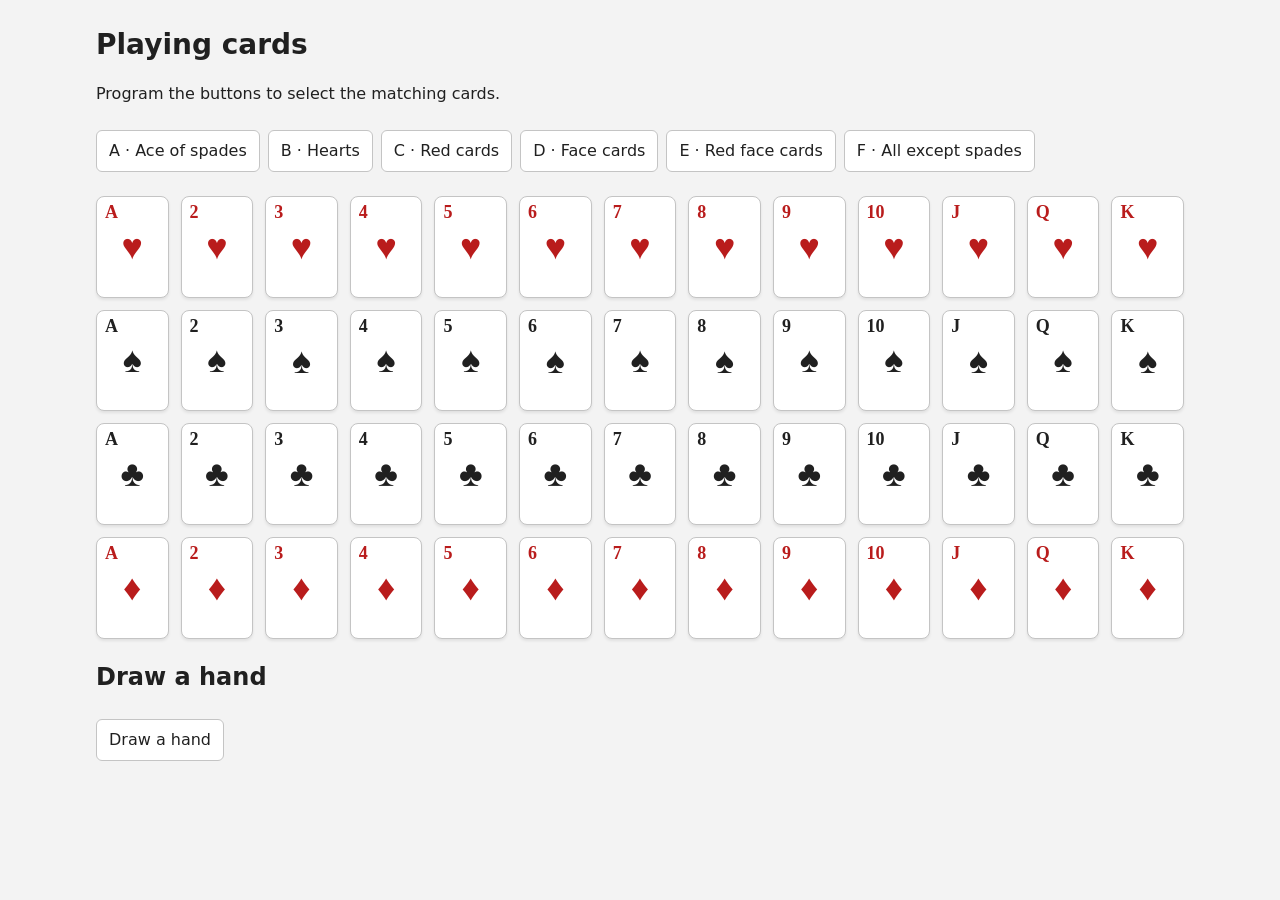
<file: 3-DOM/cards.html>
<!doctype html>
<html lang="en">
<head>
    <meta charset="utf-8">
    <meta name="viewport" content="width=device-width, initial-scale=1">
    <title>Playing cards — DOM</title>
    <link rel="stylesheet" href="cards.css">
</head>
<body>
    <main>
        <h1>Playing cards</h1>
        <p>Program the buttons to select the matching cards.</p>

        <div class="controls" role="group">
            <button id="select-ace-spade">A · Ace of spades</button>
            <button id="select-hearts">B · Hearts</button>
            <button id="select-red">C · Red cards</button>
            <button id="select-face-cards">D · Face cards</button>
            <button id="select-red-face-cards">E · Red face cards</button>
            <button id="select-not-spades">F · All except spades</button>
        </div>

        <div class="deck">
            <playing-card id="HEART-ACE" class="rank-ace heart">
                <span class="rank">A</span>
                <span class="suit">♥</span>
            </playing-card>
            <playing-card id="HEART-2" class="rank-2 heart">
                <span class="rank">2</span>
                <span class="suit">♥</span>
            </playing-card>
            <playing-card id="HEART-3" class="rank-3 heart">
                <span class="rank">3</span>
                <span class="suit">♥</span>
            </playing-card>
            <playing-card id="HEART-4" class="rank-4 heart">
                <span class="rank">4</span>
                <span class="suit">♥</span>
            </playing-card>
            <playing-card id="HEART-5" class="rank-5 heart">
                <span class="rank">5</span>
                <span class="suit">♥</span>
            </playing-card>
            <playing-card id="HEART-6" class="rank-6 heart">
                <span class="rank">6</span>
                <span class="suit">♥</span>
            </playing-card>
            <playing-card id="HEART-7" class="rank-7 heart">
                <span class="rank">7</span>
                <span class="suit">♥</span>
            </playing-card>
            <playing-card id="HEART-8" class="rank-8 heart">
                <span class="rank">8</span>
                <span class="suit">♥</span>
            </playing-card>
            <playing-card id="HEART-9" class="rank-9 heart">
                <span class="rank">9</span>
                <span class="suit">♥</span>
            </playing-card>
            <playing-card id="HEART-10" class="rank-10 heart">
                <span class="rank">10</span>
                <span class="suit">♥</span>
            </playing-card>
            <playing-card id="HEART-JACK" class="rank-jack heart" data-face-card>
                <span class="rank">J</span>
                <span class="suit">♥</span>
            </playing-card>
            <playing-card id="HEART-QUEEN" class="rank-queen heart" data-face-card>
                <span class="rank">Q</span>
                <span class="suit">♥</span>
            </playing-card>
            <playing-card id="HEART-KING" class="rank-king heart" data-face-card>
                <span class="rank">K</span>
                <span class="suit">♥</span>
            </playing-card>
            <playing-card id="SPADE-ACE" class="rank-ace spade">
                <span class="rank">A</span>
                <span class="suit">♠</span>
            </playing-card>
            <playing-card id="SPADE-2" class="rank-2 spade">
                <span class="rank">2</span>
                <span class="suit">♠</span>
            </playing-card>
            <playing-card id="SPADE-3" class="rank-3 spade">
                <span class="rank">3</span>
                <span class="suit">♠</span>
            </playing-card>
            <playing-card id="SPADE-4" class="rank-4 spade">
                <span class="rank">4</span>
                <span class="suit">♠</span>
            </playing-card>
            <playing-card id="SPADE-5" class="rank-5 spade">
                <span class="rank">5</span>
                <span class="suit">♠</span>
            </playing-card>
            <playing-card id="SPADE-6" class="rank-6 spade">
                <span class="rank">6</span>
                <span class="suit">♠</span>
            </playing-card>
            <playing-card id="SPADE-7" class="rank-7 spade">
                <span class="rank">7</span>
                <span class="suit">♠</span>
            </playing-card>
            <playing-card id="SPADE-8" class="rank-8 spade">
                <span class="rank">8</span>
                <span class="suit">♠</span>
            </playing-card>
            <playing-card id="SPADE-9" class="rank-9 spade">
                <span class="rank">9</span>
                <span class="suit">♠</span>
            </playing-card>
            <playing-card id="SPADE-10" class="rank-10 spade">
                <span class="rank">10</span>
                <span class="suit">♠</span>
            </playing-card>
            <playing-card id="SPADE-JACK" class="rank-jack spade" data-face-card>
                <span class="rank">J</span>
                <span class="suit">♠</span>
            </playing-card>
            <playing-card id="SPADE-QUEEN" class="rank-queen spade" data-face-card>
                <span class="rank">Q</span>
                <span class="suit">♠</span>
            </playing-card>
            <playing-card id="SPADE-KING" class="rank-king spade" data-face-card>
                <span class="rank">K</span>
                <span class="suit">♠</span>
            </playing-card>
            <playing-card id="CLUB-ACE" class="rank-ace club">
                <span class="rank">A</span>
                <span class="suit">♣</span>
            </playing-card>
            <playing-card id="CLUB-2" class="rank-2 club">
                <span class="rank">2</span>
                <span class="suit">♣</span>
            </playing-card>
            <playing-card id="CLUB-3" class="rank-3 club">
                <span class="rank">3</span>
                <span class="suit">♣</span>
            </playing-card>
            <playing-card id="CLUB-4" class="rank-4 club">
                <span class="rank">4</span>
                <span class="suit">♣</span>
            </playing-card>
            <playing-card id="CLUB-5" class="rank-5 club">
                <span class="rank">5</span>
                <span class="suit">♣</span>
            </playing-card>
            <playing-card id="CLUB-6" class="rank-6 club">
                <span class="rank">6</span>
                <span class="suit">♣</span>
            </playing-card>
            <playing-card id="CLUB-7" class="rank-7 club">
                <span class="rank">7</span>
                <span class="suit">♣</span>
            </playing-card>
            <playing-card id="CLUB-8" class="rank-8 club">
                <span class="rank">8</span>
                <span class="suit">♣</span>
            </playing-card>
            <playing-card id="CLUB-9" class="rank-9 club">
                <span class="rank">9</span>
                <span class="suit">♣</span>
            </playing-card>
            <playing-card id="CLUB-10" class="rank-10 club">
                <span class="rank">10</span>
                <span class="suit">♣</span>
            </playing-card>
            <playing-card id="CLUB-JACK" class="rank-jack club" data-face-card>
                <span class="rank">J</span>
                <span class="suit">♣</span>
            </playing-card>
            <playing-card id="CLUB-QUEEN" class="rank-queen club" data-face-card>
                <span class="rank">Q</span>
                <span class="suit">♣</span>
            </playing-card>
            <playing-card id="CLUB-KING" class="rank-king club" data-face-card>
                <span class="rank">K</span>
                <span class="suit">♣</span>
            </playing-card>
            <playing-card id="DIAMOND-ACE" class="rank-ace diamond">
                <span class="rank">A</span>
                <span class="suit">♦</span>
            </playing-card>
            <playing-card id="DIAMOND-2" class="rank-2 diamond">
                <span class="rank">2</span>
                <span class="suit">♦</span>
            </playing-card>
            <playing-card id="DIAMOND-3" class="rank-3 diamond">
                <span class="rank">3</span>
                <span class="suit">♦</span>
            </playing-card>
            <playing-card id="DIAMOND-4" class="rank-4 diamond">
                <span class="rank">4</span>
                <span class="suit">♦</span>
            </playing-card>
            <playing-card id="DIAMOND-5" class="rank-5 diamond">
                <span class="rank">5</span>
                <span class="suit">♦</span>
            </playing-card>
            <playing-card id="DIAMOND-6" class="rank-6 diamond">
                <span class="rank">6</span>
                <span class="suit">♦</span>
            </playing-card>
            <playing-card id="DIAMOND-7" class="rank-7 diamond">
                <span class="rank">7</span>
                <span class="suit">♦</span>
            </playing-card>
            <playing-card id="DIAMOND-8" class="rank-8 diamond">
                <span class="rank">8</span>
                <span class="suit">♦</span>
            </playing-card>
            <playing-card id="DIAMOND-9" class="rank-9 diamond">
                <span class="rank">9</span>
                <span class="suit">♦</span>
            </playing-card>
            <playing-card id="DIAMOND-10" class="rank-10 diamond">
                <span class="rank">10</span>
                <span class="suit">♦</span>
            </playing-card>
            <playing-card id="DIAMOND-JACK" class="rank-jack diamond" data-face-card>
                <span class="rank">J</span>
                <span class="suit">♦</span>
            </playing-card>
            <playing-card id="DIAMOND-QUEEN" class="rank-queen diamond" data-face-card>
                <span class="rank">Q</span>
                <span class="suit">♦</span>
            </playing-card>
            <playing-card id="DIAMOND-KING" class="rank-king diamond" data-face-card>
                <span class="rank">K</span>
                <span class="suit">♦</span>
            </playing-card>
        </div>
        <h2>Draw a hand</h2>
        <div class="controls">
            <button id="draw-hand">Draw a hand</button>
        </div>
        <div id="hand" class="hand"></div>
    </main>
</body>
</html>
</file>
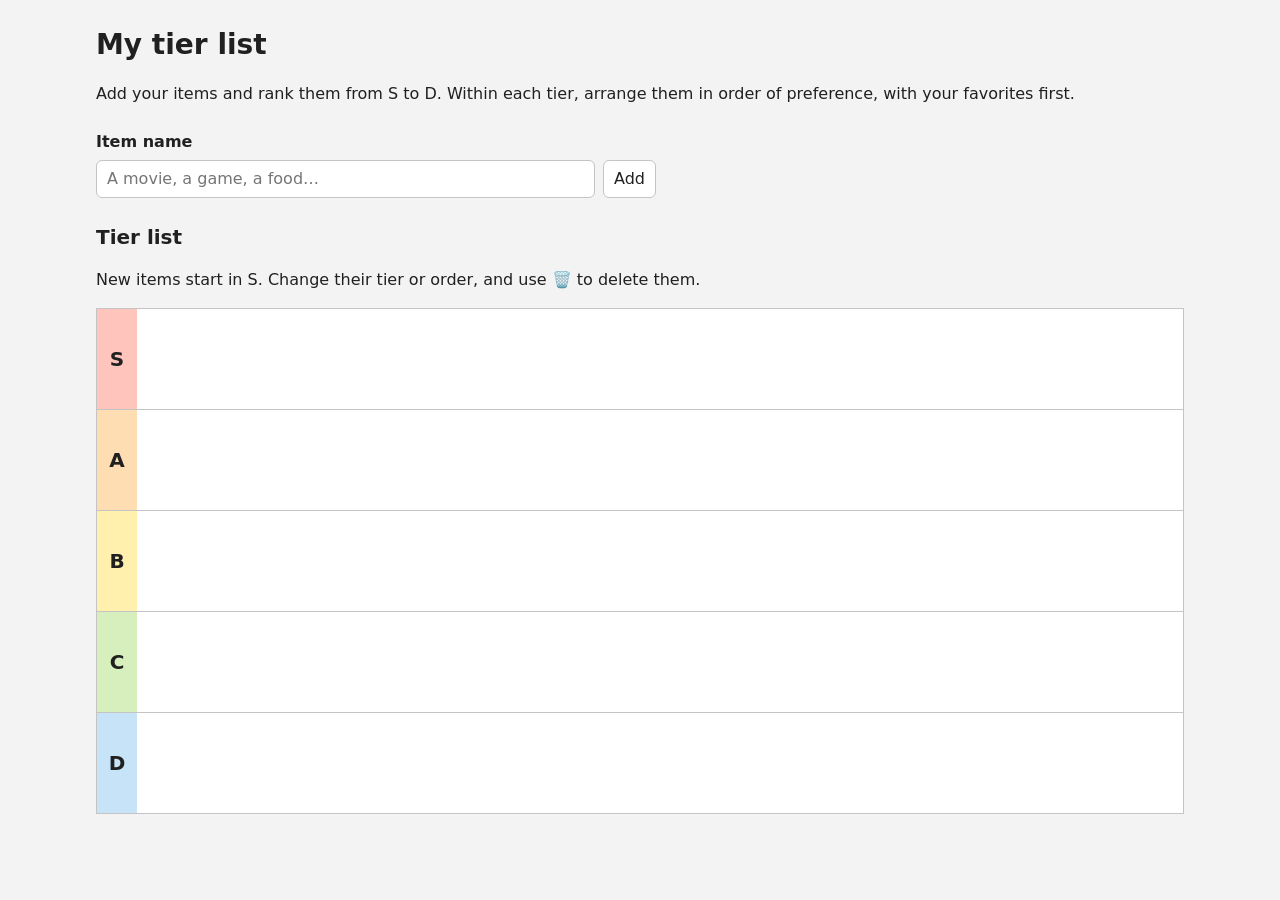
<file: 4-DOM-evenements/tier_list.html>
<!doctype html>
<html lang="en">
<head>
    <meta charset="utf-8">
    <meta name="viewport" content="width=device-width, initial-scale=1">
    <title>Tier list — DOM</title>
    <link rel="stylesheet" href="tier_list.css">
</head>
<body>
    <main>
        <h1>My tier list</h1>
        <p>Add your items and rank them from S to D. Within each tier, arrange them in order of preference, with your favorites first.</p>

        <form id="add-item-form">
            <label for="item-name">Item name</label>
            <div class="form-controls">
                <input id="item-name" name="name" type="text" placeholder="A movie, a game, a food…" required maxlength="80">
                <button>Add</button>
            </div>
        </form>

            <section class="tiers-panel">
                <h2>Tier list</h2>
                <p>New items start in S. Change their tier or order, and use 🗑️ to delete them.</p>
                <div id="tiers">
                    <section class="tier" data-tier="S">
                        <h3>S</h3>
                        <div id="tier-s" class="items"></div>
                    </section>
                    <section class="tier" data-tier="A">
                        <h3>A</h3>
                        <div id="tier-a" class="items"></div>
                    </section>
                    <section class="tier" data-tier="B">
                        <h3>B</h3>
                        <div id="tier-b" class="items"></div>
                    </section>
                    <section class="tier" data-tier="C">
                        <h3>C</h3>
                        <div id="tier-c" class="items"></div>
                    </section>
                    <section class="tier" data-tier="D">
                        <h3>D</h3>
                        <div id="tier-d" class="items"></div>
                    </section>
                </div>
            </section>
    </main>

    <template id="item-template">
        <article class="item">
            <button data-action="delete" title="Delete this item"><span>🗑️</span></button>
            <p class="item-name"></p>
            <div class="item-controls">
                <button data-action="up" title="Move to a higher tier">Tier <span>▲</span></button>
                <button data-action="down" title="Move to a lower tier">Tier <span>▼</span></button>
                <button data-action="previous" title="Move earlier within this tier">Order <span>+</span></button>
                <button data-action="next" title="Move later within this tier">Order <span>−</span></button>
            </div>
        </article>
    </template>
</body>
</html>
</file>
<file: 3-DOM/cards.css>
:root {
    color-scheme: light;
    --background: #f3f3f3;
    --paper: #fff;
    --ink: #202020;
    --red: #b91c1c;
    --border: #c4c4c4;
    --selection-background: #fef3c7;
    --selection-border: #a16207;
}

* {
    box-sizing: border-box;
}

body {
    margin: 0;
    background: var(--background);
    color: var(--ink);
    font-family: system-ui, sans-serif;
    line-height: 1.5;
}

main {
    max-width: 1120px;
    margin: 0 auto;
    padding: 24px 16px 40px;
}

h1 {
    margin: 0;
    font-size: 1.75rem;
}

.controls {
    display: flex;
    flex-wrap: wrap;
    gap: 8px;
    margin: 24px 0;
}

button {
    padding: 8px 12px;
    border: 1px solid var(--border);
    border-radius: 6px;
    background: var(--paper);
    color: var(--ink);
    font: inherit;
    cursor: pointer;
}

button:hover {
    border-color: var(--ink);
}

button:focus-visible {
    outline: 3px solid var(--ink);
    outline-offset: 3px;
}

.deck,
.hand {
    display: grid;
    grid-template-columns: repeat(auto-fit, minmax(72px, 1fr));
    gap: 12px;
}

.hand {
    max-width: 440px;
}

playing-card {
    position: relative;
    display: flex;
    align-items: center;
    justify-content: center;
    aspect-ratio: 5 / 7;
    border: 1px solid var(--border);
    border-radius: 8px;
    background: var(--paper);
    box-shadow: 0 2px 3px #00000014;
    font-family: Georgia, serif;
}

playing-card.heart,
playing-card.diamond {
    color: var(--red);
}

.rank {
    position: absolute;
    top: 6px;
    left: 8px;
    font-size: 1.125rem;
    font-weight: 700;
    line-height: 1;
}

.suit {
    font-size: 2.25rem;
    line-height: 1;
}

playing-card.selected {
    background: var(--selection-background);
    border-color: var(--selection-border);
    outline: 3px solid var(--selection-border);
    outline-offset: 2px;
    box-shadow: 0 4px 8px #00000026;
}
</file>
<file: 4-DOM-evenements/tier_list.css>
:root {
    color-scheme: light;
    --background: #f3f3f3;
    --paper: #fff;
    --ink: #202020;
    --border: #c4c4c4;
    --selection-background: #fef3c7;
    --selection-border: #a16207;
}

* {
    box-sizing: border-box;
}

body {
    margin: 0;
    background: var(--background);
    color: var(--ink);
    font-family: system-ui, sans-serif;
    line-height: 1.5;
}

main {
    max-width: 1120px;
    margin: 0 auto;
    padding: 24px 16px 40px;
}

h1,
h2,
h3,
.item-name {
    margin: 0;
}

h1 {
    font-size: 1.75rem;
}

h2 {
    margin-bottom: 12px;
    font-size: 1.25rem;
}

form {
    max-width: 560px;
    margin: 24px 0;
}

label {
    display: block;
    margin-bottom: 6px;
    font-weight: 600;
}

.form-controls {
    display: grid;
    grid-template-columns: minmax(0, 1fr) auto;
    gap: 8px;
}

input,
button {
    min-height: 36px;
    padding: 6px 10px;
    border: 1px solid var(--border);
    border-radius: 6px;
    background: var(--paper);
    color: var(--ink);
    font: inherit;
}

input {
    width: 100%;
}

button {
    cursor: pointer;
}

button:hover {
    border-color: var(--ink);
}

input:focus-visible,
button:focus-visible {
    outline: 3px solid var(--ink);
    outline-offset: 2px;
}

.items {
    display: flex;
    flex-wrap: wrap;
    align-content: start;
    align-items: start;
    gap: 10px;
    min-height: 100px;
    padding: 12px;
}

.tier {
    display: grid;
    grid-template-columns: 40px minmax(0, 1fr);
    border: 1px solid var(--border);
    background: var(--paper);
}

.tier+.tier {
    border-top: 0;
}

.tier h3 {
    display: grid;
    place-items: center;
    background: var(--tier-color);
    font-size: 1.25rem;
}

[data-tier="S"] {
    --tier-color: #ffc4bc;
}

[data-tier="A"] {
    --tier-color: #ffddb2;
}

[data-tier="B"] {
    --tier-color: #fff0ad;
}

[data-tier="C"] {
    --tier-color: #d6efbc;
}

[data-tier="D"] {
    --tier-color: #c6e3f7;
}

.item {
    position: relative;
    width: 180px;
    max-width: 100%;
    padding: 10px;
    border: 1px solid var(--border);
    border-radius: 6px;
    background: var(--paper);
    box-shadow: 0 2px 3px #00000014;
}

.item-name {
    min-height: 36px;
    padding-right: 36px;
    margin-bottom: 10px;
    font-weight: 600;
    overflow-wrap: anywhere;
}

.item-controls {
    display: grid;
    grid-template-columns: repeat(2, minmax(0, 1fr));
    gap: 4px;
}

.item-controls button {
    padding: 4px 8px;
    font-size: 0.875rem;
}

.item>[data-action="delete"] {
    position: absolute;
    top: 6px;
    right: 6px;
    width: 32px;
    padding: 4px;
    border-color: transparent;
}

.item.selected {
    background: var(--selection-background);
    outline: 2px solid var(--selection-border);
}
</file>
